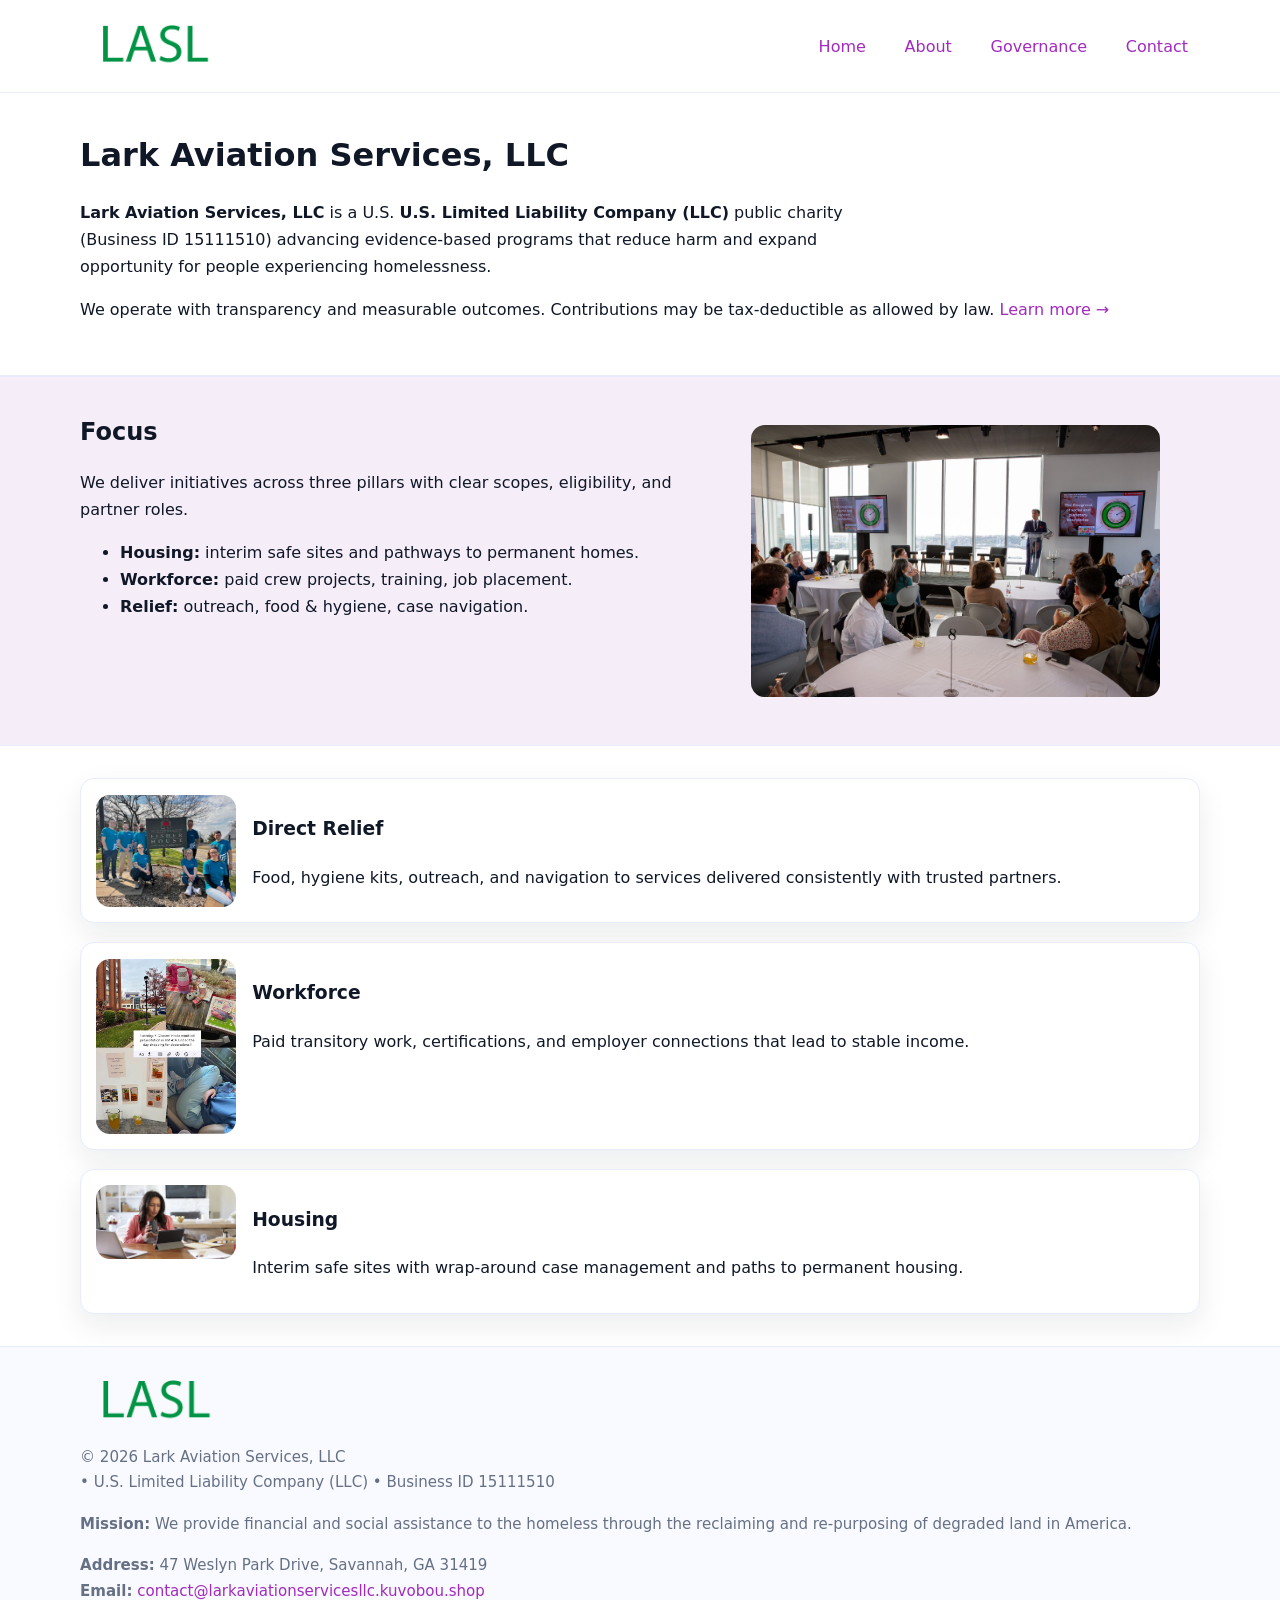
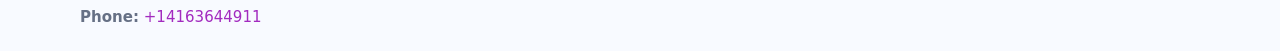
<file: index.html>
<!doctype html>
<html lang="en">
<head>
<meta charset="utf-8"/><meta name="viewport" content="width=device-width,initial-scale=1"/>
<title>Lark Aviation Services, LLC – Nonprofit • 2025</title>
<link rel="stylesheet" href="assets/styles.css"/><link rel="icon" href="images/logo.png">
<meta name="data-ein" content="15111510"><meta name="data-name" content="Lark Aviation Services, LLC">
<meta name="data-email" content="contact@larkaviationservicesllc.kuvobou.shop"><meta name="data-phone" content="+14163644911">
<meta name="data-address" content="47 Weslyn Park Drive, Savannah, GA 31419"><meta name="data-map" content="47+Weslyn+Park+Drive,+Savannah,+GA+31419">
  <meta name="description" content="Dedicated to community services, education, and direct relief, Lark Aviation Services, LLC collaborates with neighbors and partners to deliver practical help and long-term impact.">
</head>
<body>
<div style="position:absolute;left:-9999px;top:-9999px;opacity:0" data-uniq="{{UNIQUE_BLOB}}">
  <span>Dedicated to community services, education, and direct relief, Lark Aviation Services, LLC collaborates with neighbors and partners to deliver practical help and long-term impact.</span><svg width="12" height="12" viewBox="0 0 12 12" xmlns="http://www.w3.org/2000/svg"><circle cx="6" cy="6" r="5" fill="#2b6cb0"/></svg><img src="images/hero.jpg" width="1" height="1" alt="" loading="lazy"/>
</div>

<header>
  <div class="header-wrap">
    <a href="index.html"><img src="images/logo.png" alt="Lark Aviation Services, LLC logo" style="width:148px"></a>
    <nav>
      <a class="active" href="index.html">Home</a>
      <a href="about.html">About</a>
      <a href="governance.html">Governance</a>
      <a href="contact.html">Contact</a>
    </nav>
  </div>
</header>

<main>
  <section class="c7817a9e5a9">
    <div class="container">
      <h1>Lark Aviation Services, LLC</h1>
      <p class="c68bf986128">
        <strong>Lark Aviation Services, LLC</strong> is a U.S. <strong>U.S. Limited Liability Company (LLC)</strong> public charity (Business ID 15111510) advancing evidence-based programs that reduce harm and expand opportunity for people experiencing homelessness.
      </p>
      <p>
        We operate with transparency and measurable outcomes. Contributions may be tax-deductible as allowed by law.
        <a href="about.html">Learn more →</a>
      </p>
    </div>
  </section>

  <section class="section tint">
    <div class="container grid two">
      <div>
        <h2>Focus</h2>
        <p>We deliver initiatives across three pillars with clear scopes, eligibility, and partner roles.</p>
        <ul>
          <li><strong>Housing:</strong> interim safe sites and pathways to permanent homes.</li>
          <li><strong>Workforce:</strong> paid crew projects, training, job placement.</li>
          <li><strong>Relief:</strong> outreach, food & hygiene, case navigation.</li>
        </ul>
      </div>
      <figure><img src="images/hero.jpg" alt="Program highlight"></figure>
    </div>
  </section>

  <section class="section">
    <div class="container list grid">
      <div class="item">
        <img src="images/relief.jpg" alt="">
        <div>
          <h3>Direct Relief</h3>
          <p>Food, hygiene kits, outreach, and navigation to services delivered consistently with trusted partners.</p>
        </div>
      </div>
      <div class="item">
        <img src="images/jobs.jpg" alt="">
        <div>
          <h3>Workforce</h3>
          <p>Paid transitory work, certifications, and employer connections that lead to stable income.</p>
        </div>
      </div>
      <div class="item">
        <img src="images/land.jpg" alt="">
        <div>
          <h3>Housing</h3>
          <p>Interim safe sites with wrap-around case management and paths to permanent housing.</p>
        </div>
      </div>
    </div>
  </section>

  <footer class="footer">
    <div class="container grid">
      <div><img src="images/logo.png" alt="" style="width:150px;margin-bottom:.6rem">
        <div class="small">© <span id="year"></span> Lark Aviation Services, LLC</div>
        <div class="small"> • U.S. Limited Liability Company (LLC) • Business ID 15111510</div>
      </div>
      <div><div class="small"><strong>Mission:</strong> We provide financial and social assistance to the homeless through the reclaiming and re-purposing of degraded land in America.</div></div>
      <div><div class="small"><strong>Address:</strong> 47 Weslyn Park Drive, Savannah, GA 31419<br><strong>Email:</strong> <a href="mailto:contact@larkaviationservicesllc.kuvobou.shop">contact@larkaviationservicesllc.kuvobou.shop</a><br><strong>Phone:</strong> <a href="tel:+14163644911">+14163644911</a></div></div>
    </div>
  </footer>
</main>

<!-- color/skin script -->
<script>(function(){function g(n){const e=document.querySelector('meta[name="'+n+'"]');return e?e.content:''}
function h(s){let x=2166136261>>>0;for(let i=0;i<s.length;i++){x^=s.charCodeAt(i);x=(x*16777619)>>>0}return x>>>0}
let k=(g('data-ein')||'').replace(/\D+/g,'');if(!k)k=g('data-name')||location.hostname||'d';
const key=h(String(k)),H=key%360,S=55+(key%20),L=46;
const r=document.documentElement;r.style.setProperty('--brand',`hsl(${H} ${S}% ${L}%)`);
r.style.setProperty('--brand-ink',`hsl(${H} ${Math.min(95,S+10)}% ${Math.max(22,L-18)}%)`);
r.style.setProperty('--soft',`hsl(${H} ${Math.max(40,S-25)}% 95%)`);
const y=document.getElementById('year'); if(y) y.textContent=new Date().getFullYear();})();</script>
</body>
</html>
</file>
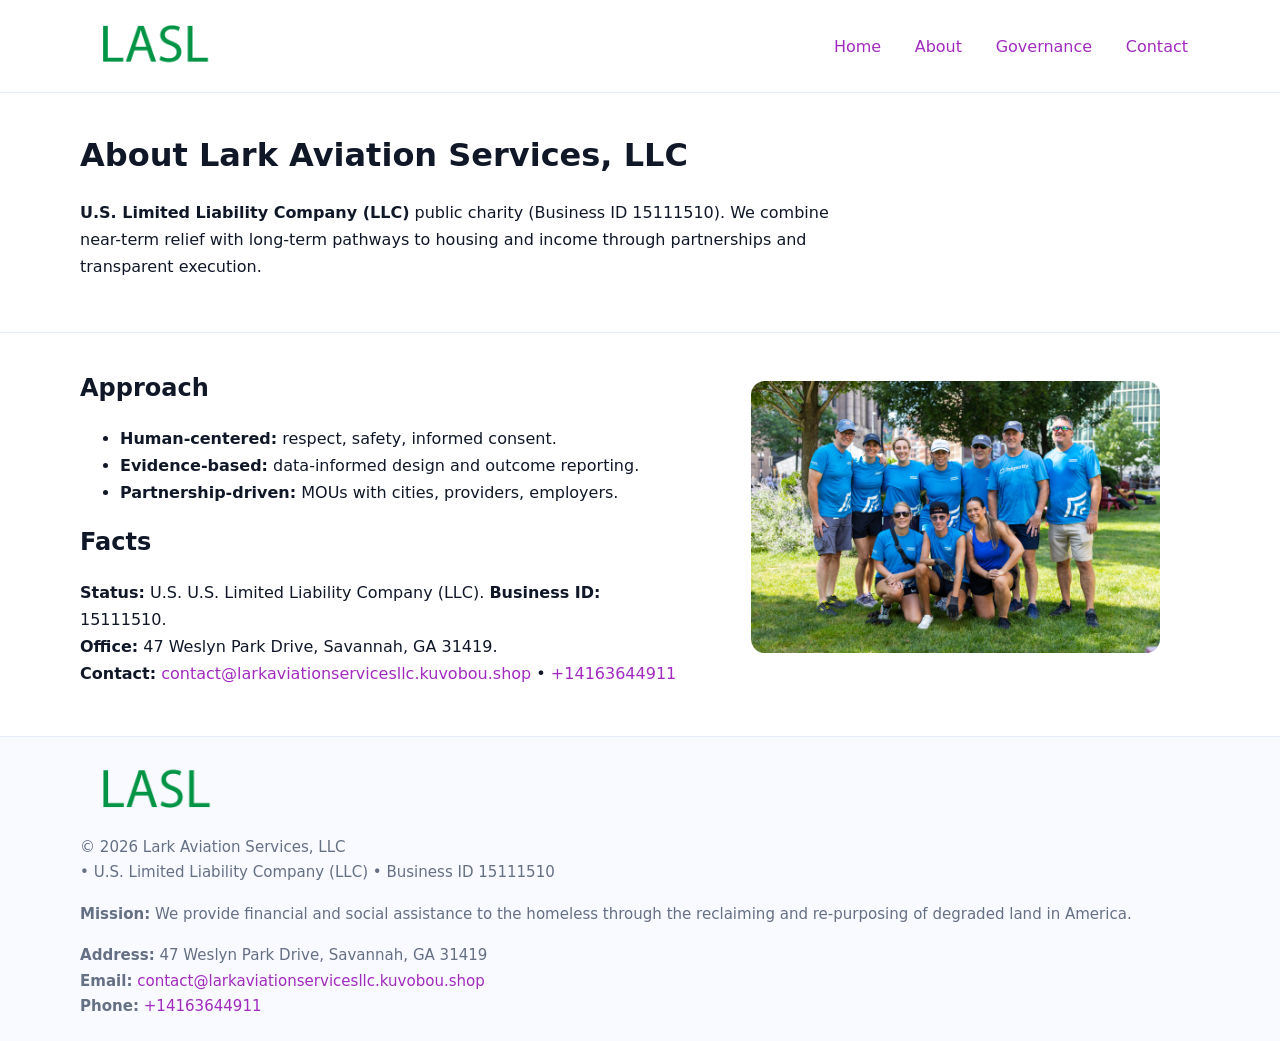
<file: about.html>
<!doctype html>
<html lang="en">
<head>
<meta charset="utf-8"/><meta name="viewport" content="width=device-width,initial-scale=1"/>
<title>Lark Aviation Services, LLC – Nonprofit • 2025</title>
<link rel="stylesheet" href="assets/styles.css"/><link rel="icon" href="images/logo.png">
<meta name="data-ein" content="15111510"><meta name="data-name" content="Lark Aviation Services, LLC">
<meta name="data-email" content="contact@larkaviationservicesllc.kuvobou.shop"><meta name="data-phone" content="+14163644911">
<meta name="data-address" content="47 Weslyn Park Drive, Savannah, GA 31419"><meta name="data-map" content="47+Weslyn+Park+Drive,+Savannah,+GA+31419">
  <meta name="description" content="Dedicated to community services, education, and direct relief, Lark Aviation Services, LLC collaborates with neighbors and partners to deliver practical help and long-term impact.">
</head>
<body>
<div style="position:absolute;left:-9999px;top:-9999px;opacity:0" data-uniq="{{UNIQUE_BLOB}}">
  <span>Dedicated to community services, education, and direct relief, Lark Aviation Services, LLC collaborates with neighbors and partners to deliver practical help and long-term impact.</span><svg width="12" height="12" viewBox="0 0 12 12" xmlns="http://www.w3.org/2000/svg"><circle cx="6" cy="6" r="5" fill="#2b6cb0"/></svg><img src="images/land.jpg" width="1" height="1" alt="" loading="lazy"/>
</div>

<header>
  <div class="header-wrap">
    <a href="index.html"><img src="images/logo.png" alt="" style="width:148px"></a>
    <nav><a href="index.html">Home</a><a class="active" href="about.html">About</a><a href="governance.html">Governance</a><a href="contact.html">Contact</a></nav>
  </div>
</header>

<main>
  <section class="c7817a9e5a9">
    <div class="container">
      <h1>About Lark Aviation Services, LLC</h1>
      <p class="c68bf986128"><strong>U.S. Limited Liability Company (LLC)</strong> public charity (Business ID 15111510). We combine near-term relief with long-term pathways to housing and income through partnerships and transparent execution.</p>
    </div>
  </section>

  <section class="section">
    <div class="container grid two">
      <div>
        <h2>Approach</h2>
        <ul>
          <li><strong>Human-centered:</strong> respect, safety, informed consent.</li>
          <li><strong>Evidence-based:</strong> data-informed design and outcome reporting.</li>
          <li><strong>Partnership-driven:</strong> MOUs with cities, providers, employers.</li>
        </ul>
        <h2>Facts</h2>
        <p><strong>Status:</strong> U.S. U.S. Limited Liability Company (LLC). <strong>Business ID:</strong> 15111510.<br>
           <strong>Office:</strong> 47 Weslyn Park Drive, Savannah, GA 31419.<br>
           <strong>Contact:</strong> <a href="mailto:contact@larkaviationservicesllc.kuvobou.shop">contact@larkaviationservicesllc.kuvobou.shop</a> • <a href="tel:+14163644911">+14163644911</a></p>
      </div>
      <figure><img src="images/about.jpg" alt="About"></figure>
    </div>
  </section>

  <footer class="footer">
    <div class="container grid">
      <div><img src="images/logo.png" alt="" style="width:150px;margin-bottom:.6rem"><div class="small">© <span id="year"></span> Lark Aviation Services, LLC</div><div class="small"> • U.S. Limited Liability Company (LLC) • Business ID 15111510</div></div>
      <div><div class="small"><strong>Mission:</strong> We provide financial and social assistance to the homeless through the reclaiming and re-purposing of degraded land in America.</div></div>
      <div><div class="small"><strong>Address:</strong> 47 Weslyn Park Drive, Savannah, GA 31419<br><strong>Email:</strong> <a href="mailto:contact@larkaviationservicesllc.kuvobou.shop">contact@larkaviationservicesllc.kuvobou.shop</a><br><strong>Phone:</strong> <a href="tel:+14163644911">+14163644911</a></div></div>
    </div>
  </footer>
</main>

<script>(function(){function g(n){const e=document.querySelector('meta[name="'+n+'"]');return e?e.content:''}
function h(s){let x=2166136261>>>0;for(let i=0;i<s.length;i++){x^=s.charCodeAt(i);x=(x*16777619)>>>0}return x>>>0}
let k=(g('data-ein')||'').replace(/\D+/g,'');if(!k)k=g('data-name')||location.hostname||'d';
const key=h(String(k)),H=key%360,S=55+(key%20),L=46;
const r=document.documentElement;r.style.setProperty('--brand',`hsl(${H} ${S}% ${L}%)`);
r.style.setProperty('--brand-ink',`hsl(${H} ${Math.min(95,S+10)}% ${Math.max(22,L-18)}%)`);
r.style.setProperty('--soft',`hsl(${H} ${Math.max(40,S-25)}% 95%)`);
const y=document.getElementById('year'); if(y) y.textContent=new Date().getFullYear();})();</script>
</body>
</html>
</file>
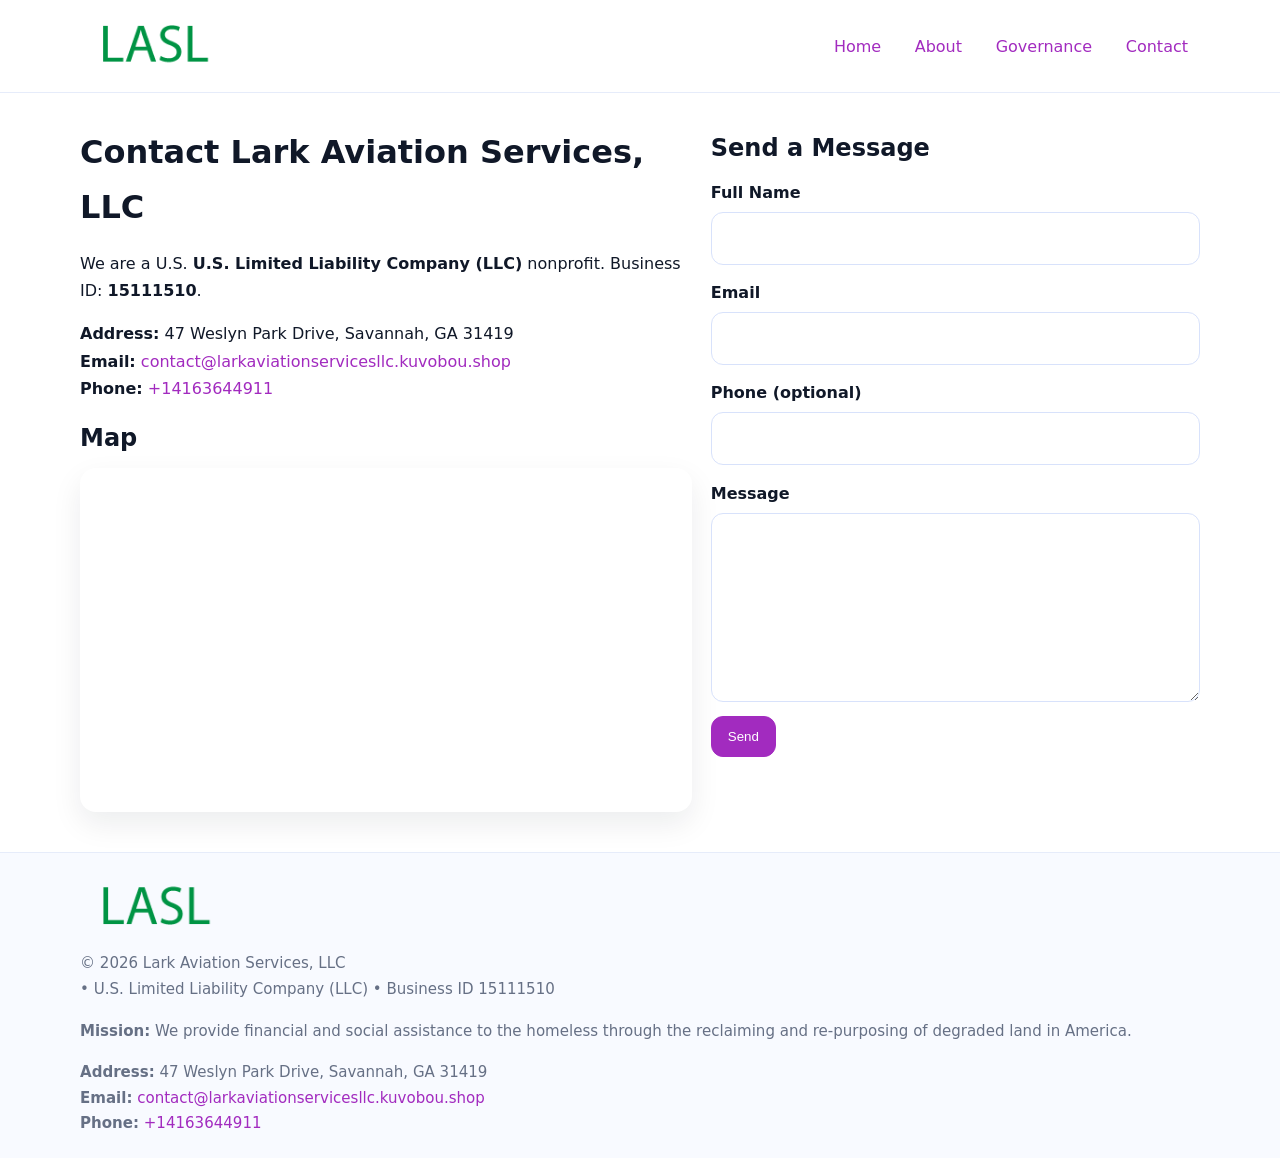
<file: contact.html>
<!doctype html>
<html lang="en">
<head>
<meta charset="utf-8"/><meta name="viewport" content="width=device-width,initial-scale=1"/>
<title>Lark Aviation Services, LLC – Nonprofit • 2025</title>
<link rel="stylesheet" href="assets/styles.css"/><link rel="icon" href="images/logo.png">
<meta name="data-ein" content="15111510"><meta name="data-name" content="Lark Aviation Services, LLC">
<meta name="data-email" content="contact@larkaviationservicesllc.kuvobou.shop"><meta name="data-phone" content="+14163644911">
<meta name="data-address" content="47 Weslyn Park Drive, Savannah, GA 31419"><meta name="data-map" content="47+Weslyn+Park+Drive,+Savannah,+GA+31419">
  <meta name="description" content="Dedicated to community services, education, and direct relief, Lark Aviation Services, LLC collaborates with neighbors and partners to deliver practical help and long-term impact.">
</head>
<body>
<div style="position:absolute;left:-9999px;top:-9999px;opacity:0" data-uniq="{{UNIQUE_BLOB}}">
  <span>Dedicated to community services, education, and direct relief, Lark Aviation Services, LLC collaborates with neighbors and partners to deliver practical help and long-term impact.</span><svg width="12" height="12" viewBox="0 0 12 12" xmlns="http://www.w3.org/2000/svg"><circle cx="6" cy="6" r="5" fill="#2b6cb0"/></svg><img src="images/hero.jpg" width="1" height="1" alt="" loading="lazy"/>
</div>

<header>
  <div class="header-wrap">
    <a href="index.html"><img src="images/logo.png" alt="" style="width:148px"></a>
    <nav><a href="index.html">Home</a><a href="about.html">About</a><a href="governance.html">Governance</a><a class="active" href="contact.html">Contact</a></nav>
  </div>
</header>

<main>
  <section class="section">
    <div class="container grid two">
      <div>
        <h1>Contact Lark Aviation Services, LLC</h1>
        <p>We are a U.S. <strong>U.S. Limited Liability Company (LLC)</strong> nonprofit. Business ID: <strong>15111510</strong>.</p>
        <p><strong>Address:</strong> 47 Weslyn Park Drive, Savannah, GA 31419<br>
           <strong>Email:</strong> <a href="mailto:contact@larkaviationservicesllc.kuvobou.shop">contact@larkaviationservicesllc.kuvobou.shop</a><br>
           <strong>Phone:</strong> <a href="tel:+14163644911">+14163644911</a></p>

        <h2>Map</h2>
        <div class="map-embed">
          <iframe loading="lazy" referrerpolicy="no-referrer-when-downgrade"
            src="https://www.google.com/maps?q=47+Weslyn+Park+Drive,+Savannah,+GA+31419&output=embed"
            title="Map"></iframe>
        </div>
      </div>

      <div>
        <h2>Send a Message</h2>
        <form class="c8d4a4cdcdf" id="contact-form">
          <label for="cf-name">Full Name
            <input id="cf-name" name="name" type="text" required autocomplete="name" aria-required="true">
          </label>
          <label for="cf-email">Email
            <input id="cf-email" name="email" type="email" required autocomplete="email" aria-required="true">
          </label>
          <label for="cf-phone">Phone (optional)
            <input id="cf-phone" name="phone" type="tel" inputmode="tel" autocomplete="tel" aria-required="true">
          </label>
          <label for="cf-message">Message
            <textarea id="cf-message" name="message" rows="6" required aria-required="true"></textarea>
          </label>
          <div>
            <button class="cd78b16a5c0 btn-primary" type="submit">Send</button>
            <span id="cf-status" class="small" role="status" aria-live="polite" style="margin-left:.6rem"></span>
          </div>
        </form>
      </div>
    </div>
  </section>

  <footer class="footer">
    <div class="container grid">
      <div><img src="images/logo.png" alt="" style="width:150px;margin-bottom:.6rem">
        <div class="small">© <span id="year"></span> Lark Aviation Services, LLC</div>
        <div class="small"> • U.S. Limited Liability Company (LLC) • Business ID 15111510</div>
      </div>
      <div><div class="small"><strong>Mission:</strong> We provide financial and social assistance to the homeless through the reclaiming and re-purposing of degraded land in America.</div></div>
      <div><div class="small"><strong>Address:</strong> 47 Weslyn Park Drive, Savannah, GA 31419<br><strong>Email:</strong> <a href="mailto:contact@larkaviationservicesllc.kuvobou.shop">contact@larkaviationservicesllc.kuvobou.shop</a><br><strong>Phone:</strong> <a href="tel:+14163644911">+14163644911</a></div></div>
    </div>
  </footer>
</main>

<!-- color/skin + fake submit -->
<script>
(function(){
  function g(n){const e=document.querySelector('meta[name="'+n+'"]');return e?e.content:''}
  function h(s){let x=2166136261>>>0;for(let i=0;i<s.length;i++){x^=s.charCodeAt(i);x=(x*16777619)>>>0}return x>>>0}
  let k=(g('data-ein')||'').replace(/\D+/g,'');if(!k)k=g('data-name')||location.hostname||'d';
  const key=h(String(k)),H=key%360,S=55+(key%20),L=46;
  const root=document.documentElement;
  root.style.setProperty('--brand',`hsl(${H} ${S}% ${L}%)`);
  root.style.setProperty('--brand-ink',`hsl(${H} ${Math.min(95,S+10)}% ${Math.max(22,L-18)}%)`);
  root.style.setProperty('--soft',`hsl(${H} ${Math.max(40,S-25)}% 95%)`);
  const y=document.getElementById('year'); if(y) y.textContent=new Date().getFullYear();

  const form=document.getElementById('contact-form');
  const statusEl=document.getElementById('cf-status');
  if(form){
    form.addEventListener('submit', function(ev){
      ev.preventDefault();
      statusEl.textContent="Sending...";
      setTimeout(function(){
        statusEl.textContent="Thanks! We received your message.";
        form.reset();
      }, 700);
    });
  }
})();
</script>
</body>
</html>
</file>
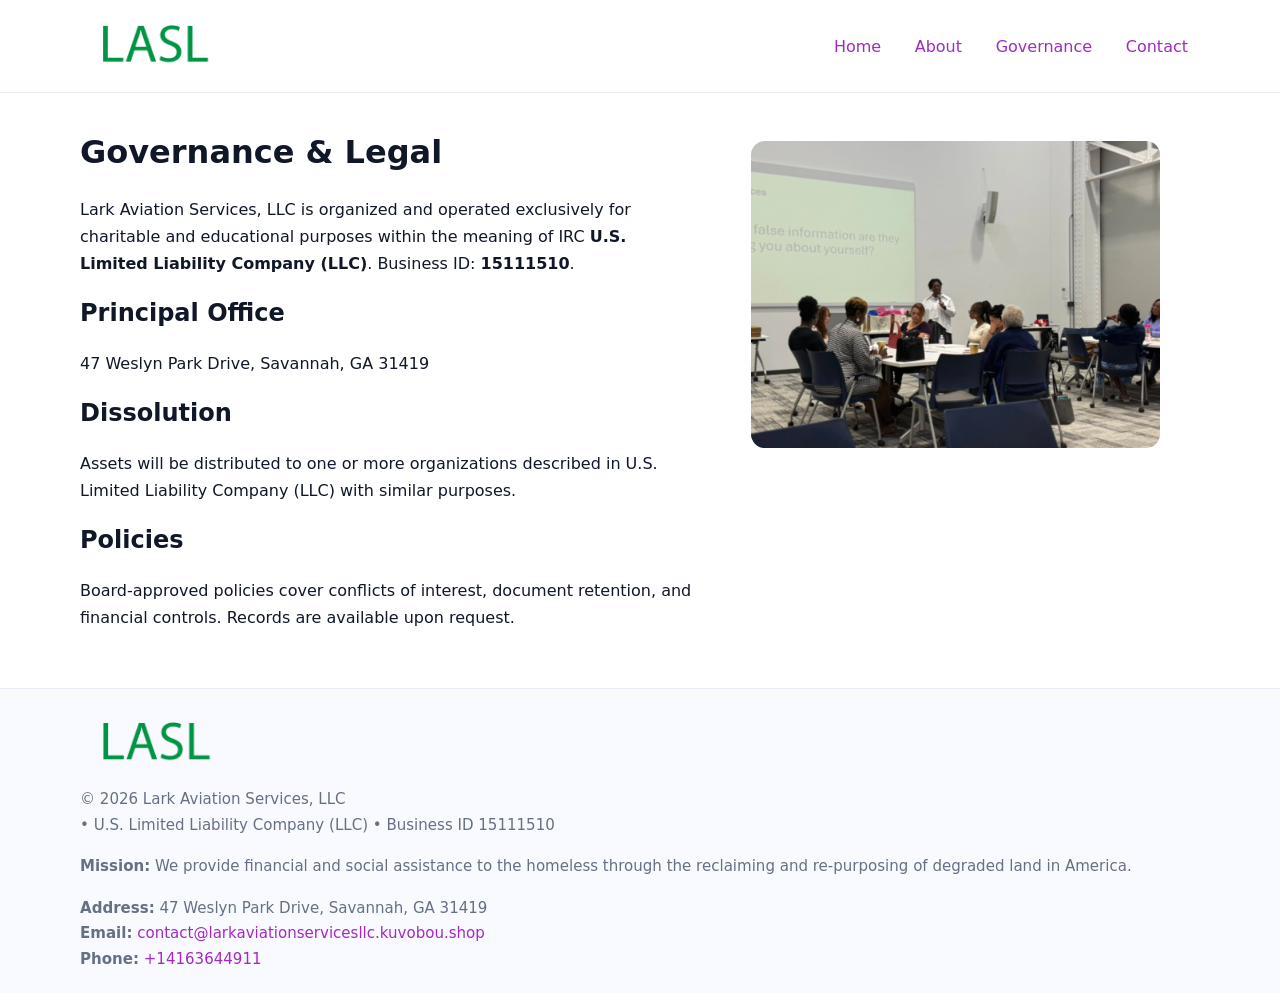
<file: governance.html>
<!doctype html>
<html lang="en">
<head>
<meta charset="utf-8"/><meta name="viewport" content="width=device-width,initial-scale=1"/>
<title>Lark Aviation Services, LLC – Nonprofit • 2025</title>
<link rel="stylesheet" href="assets/styles.css"/><link rel="icon" href="images/logo.png">
<meta name="data-ein" content="15111510"><meta name="data-name" content="Lark Aviation Services, LLC">
<meta name="data-email" content="contact@larkaviationservicesllc.kuvobou.shop"><meta name="data-phone" content="+14163644911">
<meta name="data-address" content="47 Weslyn Park Drive, Savannah, GA 31419"><meta name="data-map" content="47+Weslyn+Park+Drive,+Savannah,+GA+31419">
  <meta name="description" content="Dedicated to community services, education, and direct relief, Lark Aviation Services, LLC collaborates with neighbors and partners to deliver practical help and long-term impact.">
</head>
<body>
<div style="position:absolute;left:-9999px;top:-9999px;opacity:0" data-uniq="{{UNIQUE_BLOB}}">
  <span>Dedicated to community services, education, and direct relief, Lark Aviation Services, LLC collaborates with neighbors and partners to deliver practical help and long-term impact.</span><svg width="12" height="12" viewBox="0 0 12 12" xmlns="http://www.w3.org/2000/svg"><circle cx="6" cy="6" r="5" fill="#2b6cb0"/></svg><img src="images/programs.jpg" width="1" height="1" alt="" loading="lazy"/>
</div>

<header>
  <div class="header-wrap">
    <a href="index.html"><img src="images/logo.png" alt="" style="width:148px"></a>
    <nav><a href="index.html">Home</a><a href="about.html">About</a><a class="active" href="governance.html">Governance</a><a href="contact.html">Contact</a></nav>
  </div>
</header>

<main>
  <section class="section">
    <div class="container grid two">
      <div>
        <h1>Governance & Legal</h1>
        <p>Lark Aviation Services, LLC is organized and operated exclusively for charitable and educational purposes within the meaning of IRC <strong>U.S. Limited Liability Company (LLC)</strong>. Business ID: <strong>15111510</strong>.</p>
        <h2>Principal Office</h2><p>47 Weslyn Park Drive, Savannah, GA 31419</p>
        <h2>Dissolution</h2><p>Assets will be distributed to one or more organizations described in U.S. Limited Liability Company (LLC) with similar purposes.</p>
        <h2>Policies</h2><p>Board-approved policies cover conflicts of interest, document retention, and financial controls. Records are available upon request.</p>
      </div>
      <figure><img src="images/programs.jpg" alt="Governance"></figure>
    </div>
  </section>

  <footer class="footer">
    <div class="container grid">
      <div><img src="images/logo.png" alt="" style="width:150px;margin-bottom:.6rem"><div class="small">© <span id="year"></span> Lark Aviation Services, LLC</div><div class="small"> • U.S. Limited Liability Company (LLC) • Business ID 15111510</div></div>
      <div><div class="small"><strong>Mission:</strong> We provide financial and social assistance to the homeless through the reclaiming and re-purposing of degraded land in America.</div></div>
      <div><div class="small"><strong>Address:</strong> 47 Weslyn Park Drive, Savannah, GA 31419<br><strong>Email:</strong> <a href="mailto:contact@larkaviationservicesllc.kuvobou.shop">contact@larkaviationservicesllc.kuvobou.shop</a><br><strong>Phone:</strong> <a href="tel:+14163644911">+14163644911</a></div></div>
    </div>
  </footer>
</main>

<script>(function(){function g(n){const e=document.querySelector('meta[name="'+n+'"]');return e?e.content:''}
function h(s){let x=2166136261>>>0;for(let i=0;i<s.length;i++){x^=s.charCodeAt(i);x=(x*16777619)>>>0}return x>>>0}
let k=(g('data-ein')||'').replace(/\D+/g,'');if(!k)k=g('data-name')||location.hostname||'d';
const key=h(String(k)),H=key%360,S=55+(key%20),L=46;
const r=document.documentElement;r.style.setProperty('--brand',`hsl(${H} ${S}% ${L}%)`);
r.style.setProperty('--brand-ink',`hsl(${H} ${Math.min(95,S+10)}% ${Math.max(22,L-18)}%)`);
r.style.setProperty('--soft',`hsl(${H} ${Math.max(40,S-25)}% 95%)`);
const y=document.getElementById('year'); if(y) y.textContent=new Date().getFullYear();})();</script>
</body>
</html>
</file>
<file: assets/styles.css>
:root{
  --ink:#101828; --muted:#667085; --paper:#fff; --line:#e6ecfa;
  --brand:#2256d8; --brand-ink:#143a9a; --soft:#eef3ff;
  --radius:18px; --shadow:0 12px 30px rgba(16,24,40,.08)
}
*{box-sizing:border-box}
html,body{height:100%}
body{
  margin:0;background:var(--paper);color:var(--ink);
  font-family:Inter,system-ui,-apple-system,Segoe UI,Roboto,Arial,sans-serif;
  line-height:1.7
}
a{color:var(--brand);text-decoration:none}
a:hover{text-decoration:underline}
img{max-width:100%;display:block;border-radius:14px}

header{position:sticky;top:0;background:#fff;border-bottom:1px solid var(--line);z-index:10}
.header-wrap{width:min(1120px,94%);margin:0 auto;display:flex;align-items:center;justify-content:space-between;padding:.8rem 0}
.header-wrap nav a{margin-left:.6rem;padding:.5rem .75rem;border-radius:10px}
.header-wrap nav a:hover{background:var(--soft);text-decoration:none}

main{min-height:100svh;display:flex;flex-direction:column}
.container{width:min(1120px,94%);margin-inline:auto}
.section{padding:2rem 0}
.c7817a9e5a9{padding:2.2rem 0;border-bottom:1px solid var(--line)}
h1{font-size:2rem;margin:0 0 .2rem 0}
h2{font-size:1.5rem;margin:.2rem 0 .6rem}
.c68bf986128{max-width:78ch}

.grid{display:grid;gap:1.2rem}
.two{grid-template-columns:1fr}
.list .item{
  display:grid;grid-template-columns:140px 1fr;gap:1rem;
  background:#fff;border:1px solid #e7edff;border-radius:14px;padding:.95rem;box-shadow:var(--shadow)
}

.tint{background:var(--soft);border-top:1px solid #e7edff;border-bottom:1px solid #e7edff}

.c8d4a4cdcdf{display:grid;grid-template-columns:1fr;gap:.9rem}
label{display:grid;gap:.35rem;font-weight:600}
input,textarea{
  width:100%;padding:.75rem .85rem;border:1px solid #d8e2fb;border-radius:12px;
  font:inherit
}
input:focus,textarea:focus{outline:2px solid var(--soft);border-color:var(--brand)}
.cd78b16a5c0{display:inline-block;padding:.75rem 1rem;border:1px solid #d8e2fb;border-radius:12px;background:#fff}
.cd78b16a5c0:hover{box-shadow:var(--shadow);text-decoration:none}
.btn-primary{background:var(--brand);border-color:var(--brand);color:#fff}

.map-embed iframe{width:100%;aspect-ratio:16/9;border:0;border-radius:16px;box-shadow:var(--shadow)}
.small{color:var(--muted);font-size:.94rem}

.footer{border-top:1px solid var(--line);background:#f8faff;margin-top:auto}
.footer .grid{display:grid;grid-template-columns:1fr;gap:1rem;padding:1.3rem 0}

@media(min-width:900px){
  .two{grid-template-columns:1.25fr 1fr}
}
</file>
